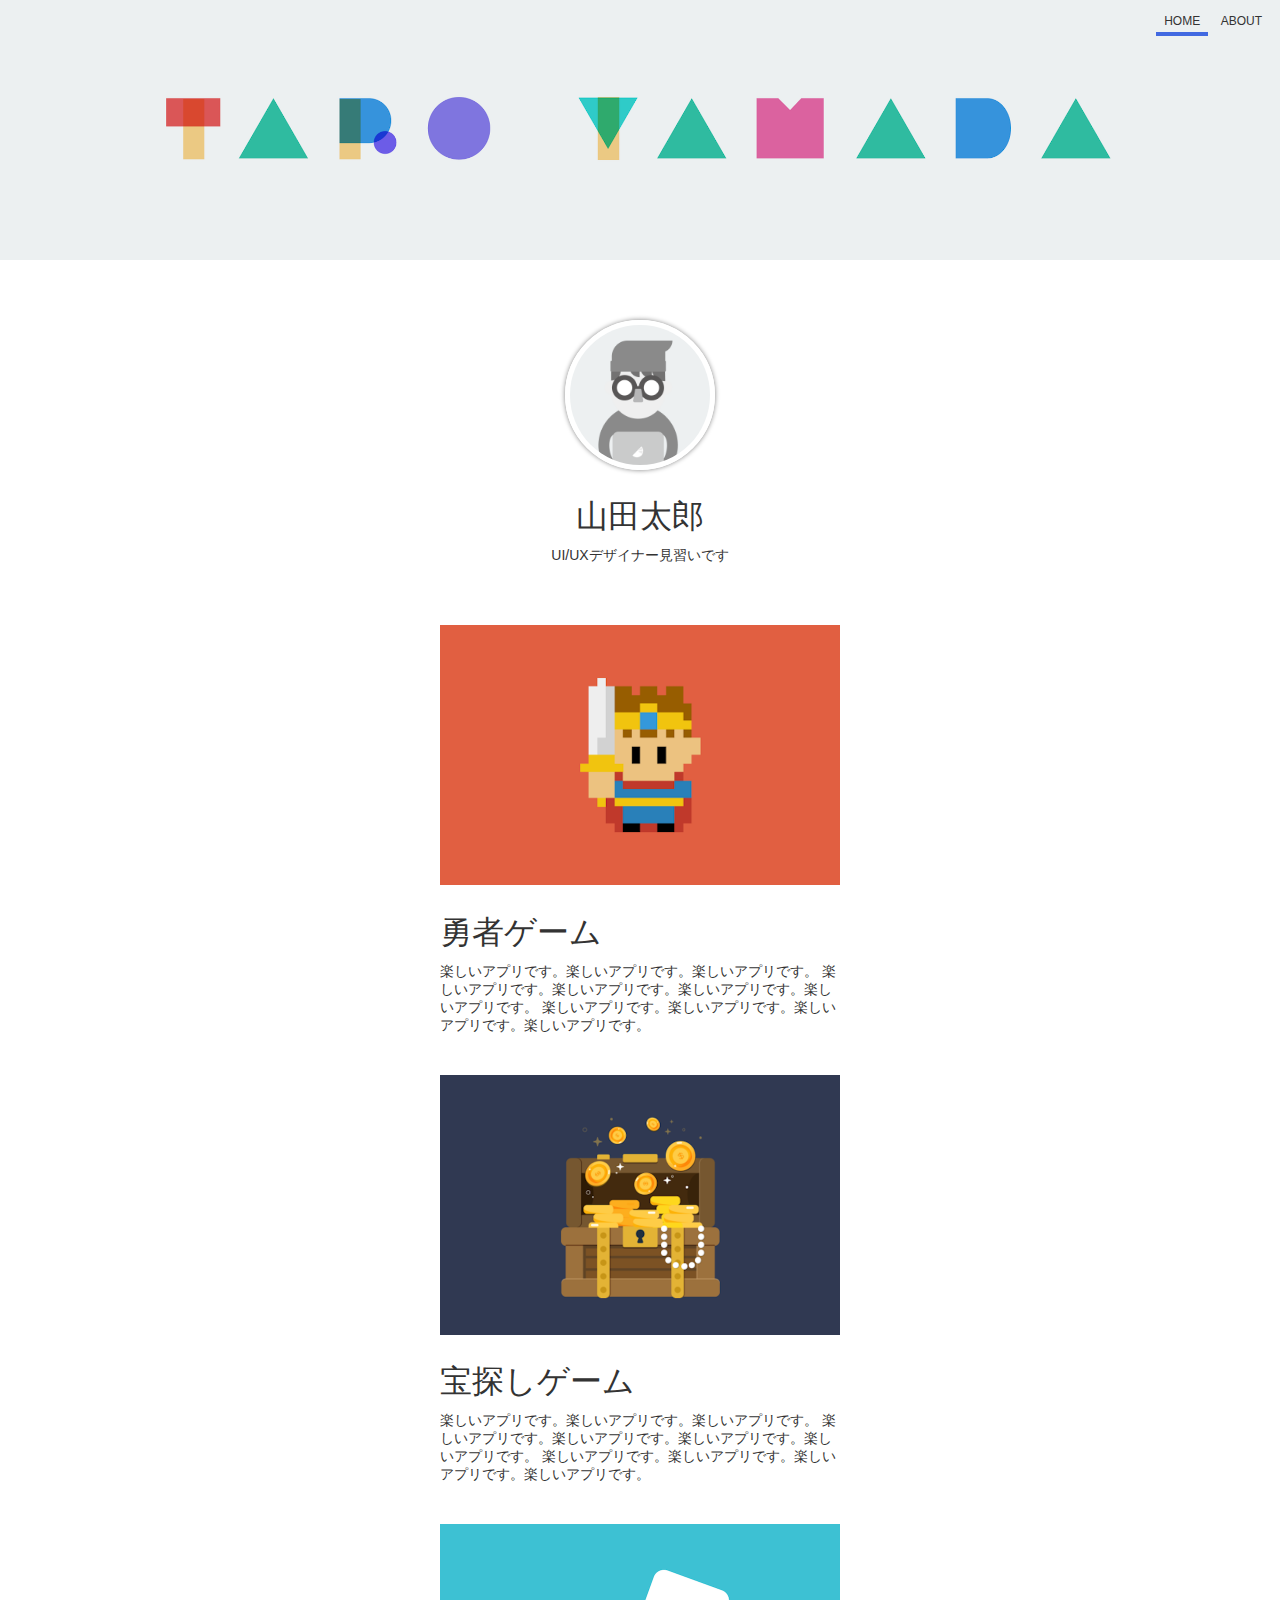
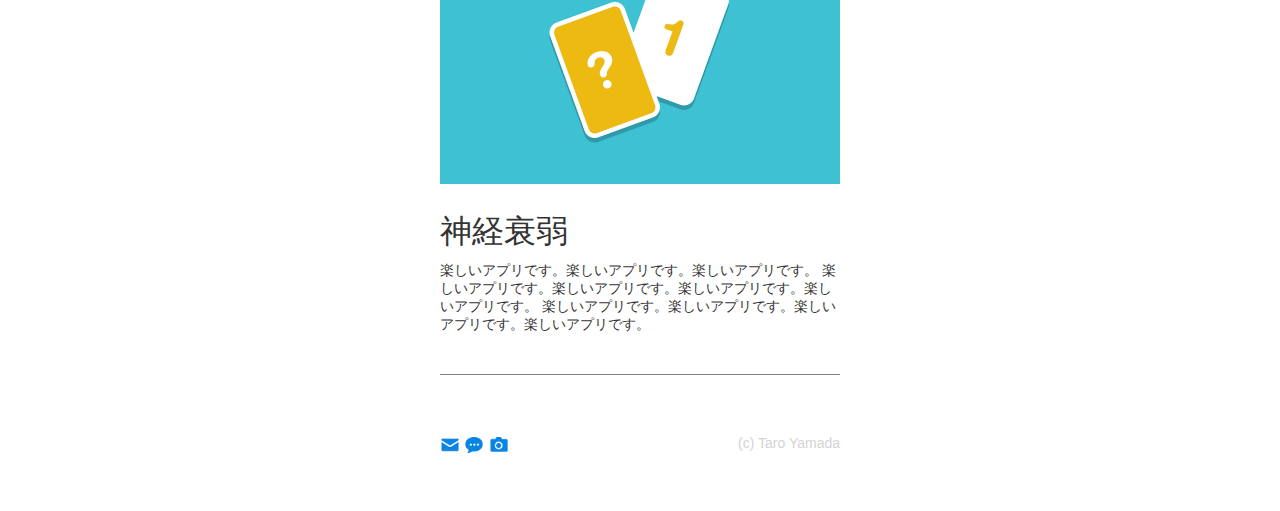
<file: index.html>
<!DOCTYPE html>
<html lang="ja">
<head>
  <meta charset="utf-8">
  <title>太郎のポートフォリオサイト</title>
  <link rel="icon" href="favicon.ico">
  <meta name="description" content="太郎のポートフォリオサイトです。">
  <link rel="stylesheet" href="styles.css">
</head>
<body>
  <header>
    <nav>
      <ul>
        <li class="current">
          <a href="index.html">
            HOME
          </a>
        </li>
        <li>
          <a href="about.html">
            ABOUT
          </a>
        </li>
      </ul>
    </nav>
  </header>

  <section>
    <img src="taro.png" width="140" height="140" alt="太郎のアイコン" class="icon">
    <h1>山田太郎</h1>
    <p>UI/UXデザイナー見習いです</p>

    <div class="works">
      <section>
        <img src="work1.png" width="400" height="260" alt="勇者ゲーム">
        <h1>勇者ゲーム</h1>
        <p>楽しいアプリです。楽しいアプリです。楽しいアプリです。
          楽しいアプリです。楽しいアプリです。楽しいアプリです。楽しいアプリです。
          楽しいアプリです。楽しいアプリです。楽しいアプリです。楽しいアプリです。</p>
      </section>

      <section>
          <img src="work2.png" width="400" height="260" alt="宝探しゲーム">
          <h1>宝探しゲーム</h1>
          <p>楽しいアプリです。楽しいアプリです。楽しいアプリです。
            楽しいアプリです。楽しいアプリです。楽しいアプリです。楽しいアプリです。
            楽しいアプリです。楽しいアプリです。楽しいアプリです。楽しいアプリです。</p>
      </section>

      <section>
            <img src="work3.png" width="400" height="260" alt="神経衰弱">
            <h1>神経衰弱</h1>
            <p>楽しいアプリです。楽しいアプリです。楽しいアプリです。
              楽しいアプリです。楽しいアプリです。楽しいアプリです。楽しいアプリです。
              楽しいアプリです。楽しいアプリです。楽しいアプリです。楽しいアプリです。</p>
      </section>
    </div>
  </section>

    <footer>
      <ul>
        <li>
          <a href="mailto:tfjth544@gmail.com" target="_blank">
            <img src="mail.png" width="20" height="20" alt="メール送信">
          </a>
        </li>
        <li>
          <a href="https://dotinstall.com" target="_blank">
            <img src="blog.png" width="20" height="20" alt="ブログサイトへ">
          </a>
        </li>
        <li>
          <a href="https://dotinstall.com" target="_blank">
            <img src="photos.png" width="20" height="20" alt="写真サイトへ">
          </a>
        </li>
      </ul>
      <p>(c) Taro Yamada</p>
    </footer>
</body>
</html>
</file>
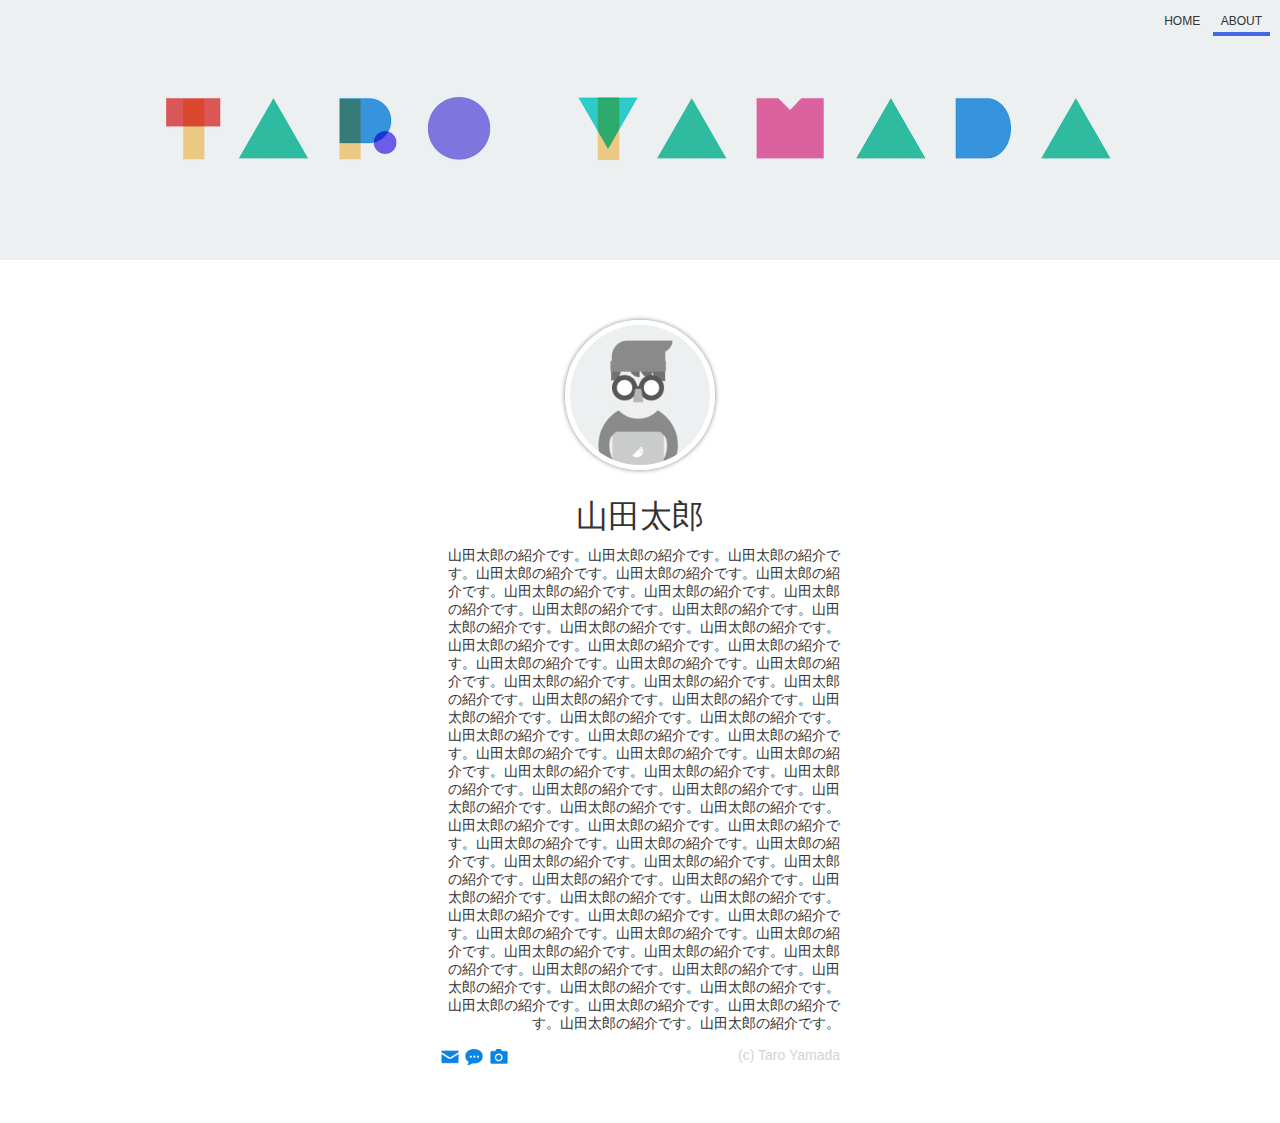
<file: about.html>
<!DOCTYPE html>
<html lang="ja">
<head>
  <meta charset="utf-8">
  <title>山田太郎について</title>
  <link rel="icon" href="favicon.ico">
  <meta name="description" content="山田太郎について。">
  <link rel="stylesheet" href="styles.css">
</head>
<body>
  <header>
    <nav>
      <ul>
        <li>
          <a href="index.html">
            HOME
          </a>
        </li>
        <li class="current">
          <a href="about.html">
            ABOUT
          </a>
        </li>
      </ul>
    </nav>
  </header>

  <section class="about">
    <img src="taro.png" width="140" height="140" alt="太郎のアイコン" class="icon">
    <h1>山田太郎</h1>
    <p>山田太郎の紹介です。山田太郎の紹介です。山田太郎の紹介です。山田太郎の紹介です。山田太郎の紹介です。山田太郎の紹介です。山田太郎の紹介です。山田太郎の紹介です。山田太郎の紹介です。山田太郎の紹介です。山田太郎の紹介です。山田太郎の紹介です。山田太郎の紹介です。山田太郎の紹介です。山田太郎の紹介です。山田太郎の紹介です。山田太郎の紹介です。山田太郎の紹介です。山田太郎の紹介です。山田太郎の紹介です。山田太郎の紹介です。山田太郎の紹介です。山田太郎の紹介です。山田太郎の紹介です。山田太郎の紹介です。山田太郎の紹介です。山田太郎の紹介です。山田太郎の紹介です。山田太郎の紹介です。山田太郎の紹介です。山田太郎の紹介です。山田太郎の紹介です。山田太郎の紹介です。山田太郎の紹介です。山田太郎の紹介です。山田太郎の紹介です。山田太郎の紹介です。山田太郎の紹介です。山田太郎の紹介です。山田太郎の紹介です。山田太郎の紹介です。山田太郎の紹介です。山田太郎の紹介です。山田太郎の紹介です。山田太郎の紹介です。山田太郎の紹介です。山田太郎の紹介です。山田太郎の紹介です。山田太郎の紹介です。山田太郎の紹介です。山田太郎の紹介です。山田太郎の紹介です。山田太郎の紹介です。山田太郎の紹介です。山田太郎の紹介です。山田太郎の紹介です。山田太郎の紹介です。山田太郎の紹介です。山田太郎の紹介です。山田太郎の紹介です。山田太郎の紹介です。山田太郎の紹介です。山田太郎の紹介です。山田太郎の紹介です。山田太郎の紹介です。山田太郎の紹介です。山田太郎の紹介です。山田太郎の紹介です。山田太郎の紹介です。山田太郎の紹介です。山田太郎の紹介です。山田太郎の紹介です。山田太郎の紹介です。山田太郎の紹介です。山田太郎の紹介です。</p>

    <footer>
      <ul>
        <li>
          <a href="mailto:tfjth544@gmail.com" target="_blank">
            <img src="mail.png" width="20" height="20" alt="メール送信">
          </a>
        </li>
        <li>
          <a href="https://dotinstall.com" target="_blank">
            <img src="blog.png" width="20" height="20" alt="ブログサイトへ">
          </a>
        </li>
        <li>
          <a href="https://dotinstall.com" target="_blank">
            <img src="photos.png" width="20" height="20" alt="写真サイトへ">
          </a>
        </li>
      </ul>
      <p>(c) Taro Yamada</p>
    </footer>
</body>
</html>
</file>
<file: styles.css>
body {
  color: #333;
  font-family: Verdana, sans-serif;
  margin: 0;
}

header {
  text-align: right;
  padding: 10px;
  background-image: url(header.png);
  height: 240px;
  background-size: cover;
  background-position: 50% 50%;
  margin-bottom: 60px;
}

header ul {
  margin: 0;
  list-style-type: none;
  padding-left: 0;
}

header li {
  display: inline-block;
  padding: 4px 8px;
  font-size: 12px;
}

header li > a {
  text-decoration: none;
  color: inherit;
}

header li > a:hover {
  color: royalblue;
}

.current {
  border-bottom: 4px solid royalblue;
}

section {
  text-align: center;
}

section h1 {
  font-weight: normal;
  margin-bottom: 8px;
}

section p {
  margin-top: 0;
  font-size: 14px;
}

.icon {
  border-radius: 50%;
  border: 5px solid white;
  box-shadow: 0 0 5px gray;
}

.works {
  width: 400px;
  margin: 60px auto;
  border-bottom: 1px solid gray;
}

.works > section {
  margin-bottom: 40px;
}

.works h1,
.works p {
  text-align: left;
}

footer {
  width: 400px;
  margin: 0 auto 60px;
}

footer ul {
  margin: 0;
  list-style-type: none;
  padding-left: 0;
  float: left;
}

footer li {
  display: inline-block;
}

footer li > a:hover {
  opacity: 0.6;
}

footer p {
  color: lightgray;
  font-size: 14px;
  text-align: right;
}

.about {
  width: 400px;
  margin: 0 auto 60px;
}

.about p {
  text-align: right;
}
</file>
